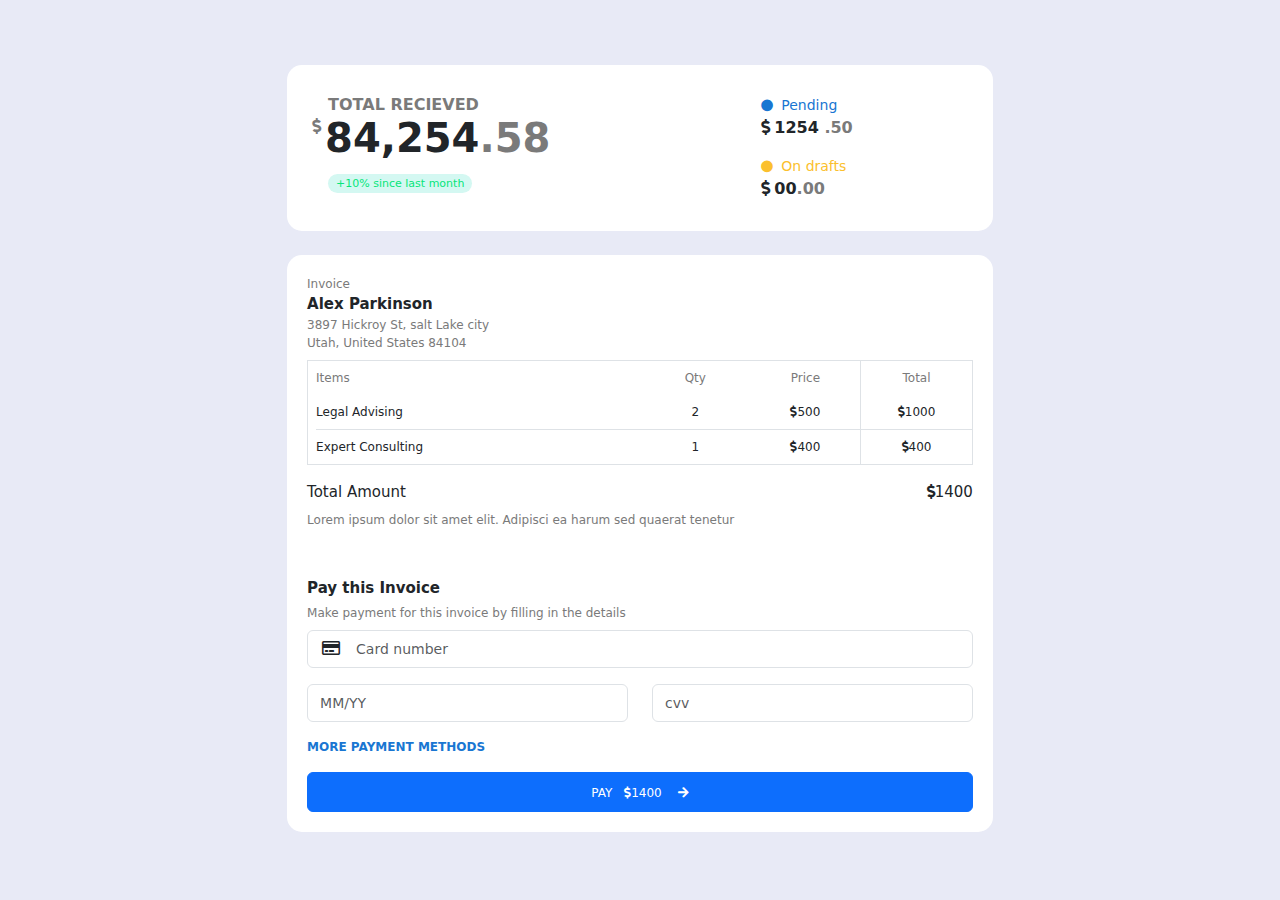
<file: templates/snippets.html>
<!doctype html>
<html>

<head>
    <meta charset='utf-8'>
    <meta name='viewport' content='width=device-width, initial-scale=1'>
    <meta name="viewport" content="width=device-width, height=device-height, initial-scale=1.0, maximum-scale=1.0"/>
    <title>Snippet - BBBootstrap</title>
    <link href='https://cdn.jsdelivr.net/npm/bootstrap@5.0.0-beta1/dist/css/bootstrap.min.css' rel='stylesheet'>
    <link href='https://use.fontawesome.com/releases/v5.7.2/css/all.css' rel='stylesheet'>
    <link rel="stylesheet" href="../static/paymentgateway/payment.css">
    <script type='text/javascript' src='https://cdnjs.cloudflare.com/ajax/libs/jquery/3.2.1/jquery.min.js'></script>

</head>

<body className='snippet-body'>
    <div class="container">
        <div class="row m-0" style="justify-content: space-around;">
            <div class="col-md-7 col-12">
                <div class="row" >
                    <div class="col-12 mb-4">
                        <div class="row box-right">
                            <div class="col-md-8 ps-0 ">
                                <p class="ps-3 textmuted fw-bold h6 mb-0">TOTAL RECIEVED</p>
                                <p class="h1 fw-bold d-flex"> <span
                                        class=" fas fa-dollar-sign textmuted pe-1 h6 align-text-top mt-1"></span>84,254
                                    <span class="textmuted">.58</span> </p>
                                <p class="ms-3 px-2 bg-green">+10% since last month</p>
                            </div>
                            <div class="col-md-4">
                                <p class="p-blue"> <span class="fas fa-circle pe-2"></span>Pending </p>
                                <p class="fw-bold mb-3"><span class="fas fa-dollar-sign pe-1"></span>1254 <span
                                        class="textmuted">.50</span> </p>
                                <p class="p-org"><span class="fas fa-circle pe-2"></span>On drafts</p>
                                <p class="fw-bold"><span class="fas fa-dollar-sign pe-1"></span>00<span
                                        class="textmuted">.00</span></p>
                            </div>
                        </div>
                    </div>
                    <div class="box-left">
                        <p class="textmuted h8">Invoice</p>
                        <p class="fw-bold h7">Alex Parkinson</p>
                        <p class="textmuted h8">3897 Hickroy St, salt Lake city</p>
                        <p class="textmuted h8 mb-2">Utah, United States 84104</p>
                        <div class="h8">
                            <div class="row m-0 border mb-3">
                                <div class="col-6 h8 pe-0 ps-2">
                                    <p class="textmuted py-2">Items</p> <span class="d-block py-2 border-bottom">Legal
                                        Advising</span> <span class="d-block py-2">Expert Consulting</span>
                                </div>
                                <div class="col-2 text-center p-0">
                                    <p class="textmuted p-2">Qty</p> <span class="d-block p-2 border-bottom">2</span> <span
                                        class="d-block p-2">1</span>
                                </div>
                                <div class="col-2 p-0 text-center h8 border-end">
                                    <p class="textmuted p-2">Price</p> <span class="d-block border-bottom py-2"><span
                                            class="fas fa-dollar-sign"></span>500</span> <span class="d-block py-2 "><span
                                            class="fas fa-dollar-sign"></span>400</span>
                                </div>
                                <div class="col-2 p-0 text-center">
                                    <p class="textmuted p-2">Total</p> <span class="d-block py-2 border-bottom"><span
                                            class="fas fa-dollar-sign"></span>1000</span> <span class="d-block py-2"><span
                                            class="fas fa-dollar-sign"></span>400</span>
                                </div>
                            </div>
                            <div class="d-flex h7 mb-2">
                                <p class="">Total Amount</p>
                                <p class="ms-auto"><span class="fas fa-dollar-sign"></span>1400</p>
                            </div>
                            <div class="h8 mb-5">
                                <p class="textmuted">Lorem ipsum dolor sit amet elit. Adipisci ea harum sed quaerat tenetur
                                </p>
                            </div>
                        </div>
                        <div class="">
                            <p class="h7 fw-bold mb-1">Pay this Invoice</p>
                            <p class="textmuted h8 mb-2">Make payment for this invoice by filling in the details</p>
                            <div class="form">
                                <div class="row">
                                    <div class="col-12">
                                        <div class="card border-0"> <input class="form-control ps-5" type="text"
                                                placeholder="Card number"> <span class="far fa-credit-card"></span> </div>
                                    </div>
                                    <div class="col-6"> <input class="form-control my-3" type="text" placeholder="MM/YY">
                                    </div>
                                    <div class="col-6"> <input class="form-control my-3" type="text" placeholder="cvv">
                                    </div>
                                    <p class="p-blue h8 fw-bold mb-3">MORE PAYMENT METHODS</p>
                                </div>
                                <div class="btn btn-primary d-block h8">PAY <span
                                        class="fas fa-dollar-sign ms-2"></span>1400<span
                                        class="ms-3 fas fa-arrow-right"></span></div>
                            </div>
                        </div>
                    </div>
                </div>
            </div>
            <!-- <div class="col-md-5 col-12 ps-md-5 p-0 ">
                
            </div> -->
        </div>
    </div>
    <script type='text/javascript'
        src='https://cdn.jsdelivr.net/npm/bootstrap@5.0.0-beta1/dist/js/bootstrap.bundle.min.js'></script>

    <script type='text/javascript'>var myLink = document.querySelector('a[href="#"]');
        myLink.addEventListener('click', function (e) {
            e.preventDefault();
        });</script>

</body>

</html>
</file>
<file: static/paymentgateway/payment.css>
@import url('https://fonts.googleapis.com/css2?family=Poppins&display=swap');

/* * {
margin: 0;
padding: 0;
box-sizing: border-box;
font-family: 'Poppins', sans-serif
} */

body{
    margin: 0;
    font-family: var(--bs-font-sans-serif);
    font-size: 1rem;
    font-weight: 400;
    line-height: 1.5;
    color: #212529;
    background-color: #e8eaf6;
    -webkit-text-size-adjust: 100%;
    -webkit-tap-highlight-color: transparent;
}

p {
margin: 0
}

.container {
max-width: 100vw;
margin: 30px auto;
background-color: #e8eaf6;
padding: 35px;
}

.box-right {
padding: 30px 25px;
background-color: white;
border-radius: 15px
}

.box-left {
padding: 20px 20px;
background-color: white;
border-radius: 15px
}

.textmuted {
color: #7a7a7a
}

.bg-green {
background-color: #d4f8f2;
color: #06e67a;
padding: 3px 0;
display: inline;
border-radius: 25px;
font-size: 11px
}

.p-blue {
font-size: 14px;
color: #1976d2
}

.fas.fa-circle {
font-size: 12px
}

.p-org {
font-size: 14px;
color: #fbc02d
}

.h7 {
font-size: 15px
}

.h8 {
font-size: 12px
}

.h9 {
font-size: 10px
}

.bg-blue {
background-color: #dfe9fc9c;
border-radius: 5px
}

.form-control {
box-shadow: none !important
}

.card input::placeholder {
font-size: 14px
}

::placeholder {
font-size: 14px
}

input.card {
position: relative
}

.far.fa-credit-card {
position: absolute;
top: 10px;
padding: 0 15px
}

.fas,
.far {
cursor: pointer
}

.cursor {
cursor: pointer
}

.btn.btn-primary {
box-shadow: none;
height: 40px;
padding: 11px
}

.bg.btn.btn-primary {
background-color: transparent;
border: none;
color: #1976d2
}

.bg.btn.btn-primary:hover {
color: #539ee9
}

@media(max-width:320px) {
.h8 {
font-size: 11px
}

.h7 {
font-size: 13px
}

::placeholder {
font-size: 10px
}
}
</file>
